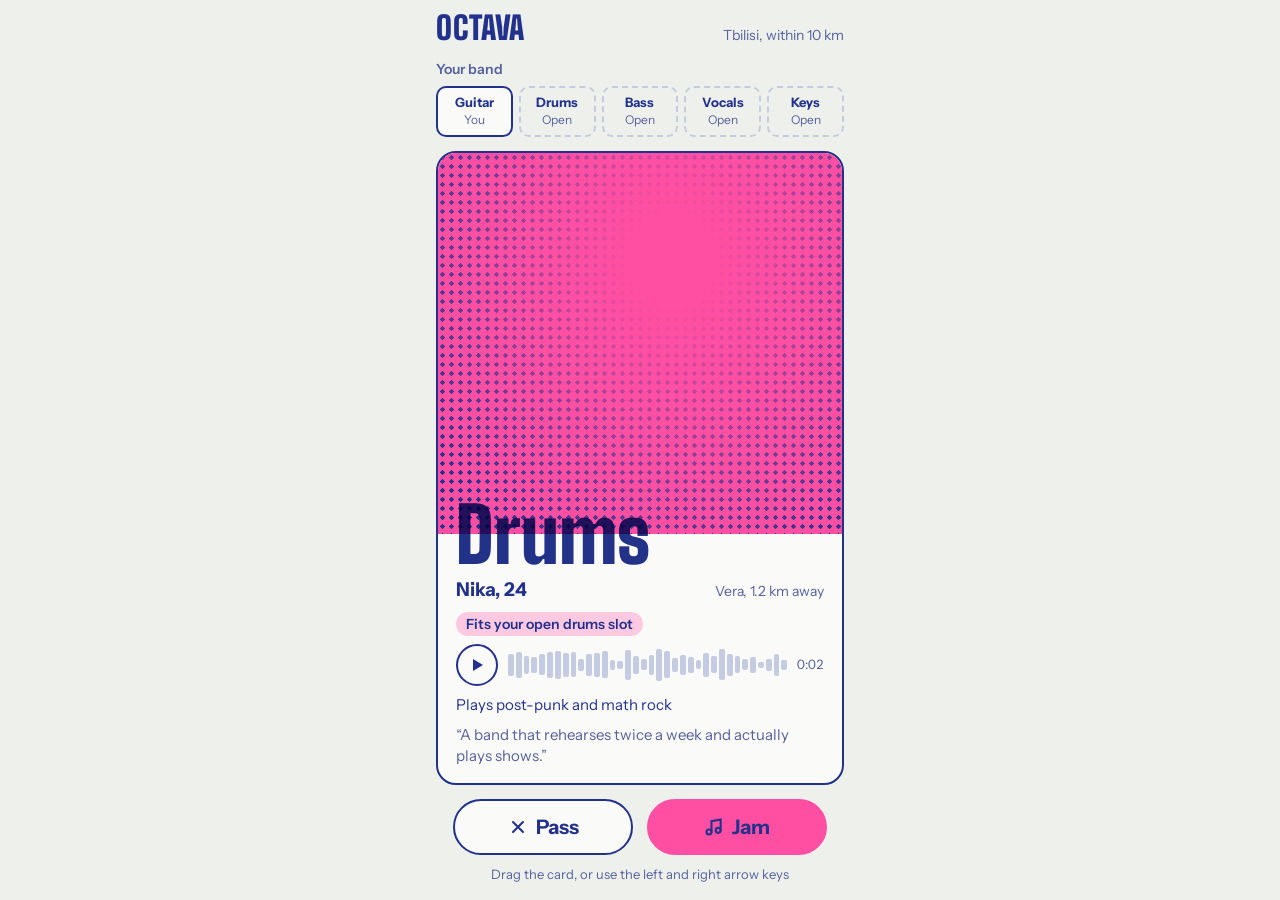
<file: prototype/index.html>
<!DOCTYPE html>
<html lang="en">
<head>
  <meta charset="UTF-8">
  <meta name="viewport" content="width=device-width, initial-scale=1.0, viewport-fit=cover">
  <title>OCTAVA</title>
  <link rel="preconnect" href="https://fonts.googleapis.com">
  <link rel="preconnect" href="https://fonts.gstatic.com" crossorigin>
  <link href="https://fonts.googleapis.com/css2?family=Big+Shoulders+Display:wght@700;900&family=Instrument+Sans:wght@400;500;600;700&display=swap" rel="stylesheet">
  <style>
    :root {
      --paper: #EEF0EC;
      --card: #FAFBF8;
      --ink: #22328C;
      --ink-soft: #56619E;
      --line: #C5CBE0;
      --pink: #FF4FA3;
      --pink-tint: #FFC9E2;
      --yellow: #FFE14D;
      --aqua: #74D3EA;
      --dots: #22328C;
      --on-accent: #22328C;
      --blend: multiply;
      --display: "Big Shoulders Display", "Arial Narrow", sans-serif;
      --body: "Instrument Sans", system-ui, sans-serif;
      color-scheme: light;
    }
    @media (prefers-color-scheme: dark) {
      :root:not([data-theme="light"]) {
        --paper: #10173A;
        --card: #18214D;
        --ink: #E8EBF8;
        --ink-soft: #A7B0DA;
        --line: #33407A;
        --pink-tint: #5A2A57;
        --blend: normal;
        color-scheme: dark;
      }
    }
    :root[data-theme="dark"] {
      --paper: #10173A;
      --card: #18214D;
      --ink: #E8EBF8;
      --ink-soft: #A7B0DA;
      --line: #33407A;
      --pink-tint: #5A2A57;
      --blend: normal;
      color-scheme: dark;
    }

    * { box-sizing: border-box; }
    html, body { margin: 0; }
    body {
      min-height: 100vh;
      min-height: 100dvh;
      display: flex;
      align-items: center;
      background: var(--paper);
      color: var(--ink);
      font-family: var(--body);
      font-size: 16px;
      line-height: 1.45;
      -webkit-font-smoothing: antialiased;
    }
    button { font: inherit; color: inherit; }
    :focus-visible { outline: 3px solid var(--ink); outline-offset: 3px; }
    .sr-only {
      position: absolute; width: 1px; height: 1px; overflow: hidden;
      clip: rect(0 0 0 0); white-space: nowrap;
    }

    .app {
      width: 100%;
      max-width: 440px;
      height: 100vh;
      height: 100dvh;
      max-height: 900px;
      margin: 0 auto;
      display: flex;
      flex-direction: column;
      gap: 14px;
      padding: calc(12px + env(safe-area-inset-top)) 16px calc(16px + env(safe-area-inset-bottom));
    }

    /* Header and band lineup */
    .masthead { display: flex; align-items: baseline; justify-content: space-between; gap: 12px; }
    .wordmark {
      margin: 0;
      font-family: var(--display);
      font-weight: 900;
      font-size: 32px;
      line-height: 1;
      letter-spacing: 0.02em;
    }
    .where { font-size: 14px; color: var(--ink-soft); }

    .lineup-title { margin: 0 0 6px; font-size: 14px; font-weight: 600; color: var(--ink-soft); }
    .slots {
      list-style: none;
      margin: 0;
      padding: 0;
      display: grid;
      grid-template-columns: repeat(5, minmax(0, 1fr));
      gap: 6px;
    }
    .slot {
      border: 2px dashed var(--line);
      border-radius: 10px;
      padding: 5px 4px 6px;
      text-align: center;
    }
    .slot.filled { border-style: solid; border-color: var(--ink); background: var(--card); }
    .slot.just-filled { animation: slot-fill 0.7s ease-out; }
    @keyframes slot-fill {
      0% { background: var(--pink); transform: scale(1.08); }
      100% { background: var(--card); transform: none; }
    }
    .slot-role { display: block; font-size: 13px; font-weight: 700; }
    .slot-who {
      display: block;
      font-size: 12px;
      color: var(--ink-soft);
      white-space: nowrap;
      overflow: hidden;
      text-overflow: ellipsis;
    }

    /* Card deck */
    .deck { position: relative; flex: 1; min-height: 0; }
    .card {
      position: absolute;
      inset: 0;
      display: flex;
      flex-direction: column;
      background: var(--card);
      border: 2px solid var(--ink);
      border-radius: 20px;
      overflow: hidden;
      touch-action: none;
      user-select: none;
      -webkit-user-select: none;
    }
    .card.top { z-index: 2; cursor: grab; }
    .card.behind { transform: translateY(10px) scale(0.96); }
    .card.dragging { cursor: grabbing; }
    .card.settle { transition: transform 0.25s ease-out; }
    .card.fly { transition: transform 0.35s ease-in; }

    .portrait {
      position: relative;
      flex: 1;
      min-height: 110px;
      background: var(--tone);
      overflow: hidden;
    }
    .portrait::before {
      content: "";
      position: absolute;
      inset: 0;
      background-image: radial-gradient(circle, var(--dots) 32%, transparent 36%);
      background-size: 9px 9px;
      -webkit-mask-image: radial-gradient(ellipse at var(--fx) var(--fy), transparent 12%, #000 88%);
      mask-image: radial-gradient(ellipse at var(--fx) var(--fy), transparent 12%, #000 88%);
    }
    .stamp {
      position: absolute;
      top: 18px;
      padding: 0 12px;
      border: 4px solid var(--ink);
      border-radius: 10px;
      font-family: var(--display);
      font-weight: 900;
      font-size: 44px;
      line-height: 1.1;
      opacity: 0;
    }
    .stamp-jam { left: 16px; transform: rotate(-12deg); background: var(--pink); color: var(--on-accent); border-color: var(--on-accent); }
    .stamp-pass { right: 16px; transform: rotate(12deg); background: var(--card); color: var(--ink); }

    .info {
      position: relative;
      display: flex;
      flex-direction: column;
      gap: 8px;
      padding: 0 18px 16px;
    }
    .instrument {
      margin: -0.4em 0 0;
      font-family: var(--display);
      font-weight: 900;
      font-size: 76px;
      line-height: 0.85;
      mix-blend-mode: var(--blend);
    }
    .who { margin: 0; display: flex; justify-content: space-between; align-items: baseline; gap: 8px; }
    .who strong { font-size: 19px; }
    .who span { font-size: 14px; color: var(--ink-soft); text-align: right; }
    .fit {
      align-self: flex-start;
      margin: 0;
      padding: 2px 10px;
      border-radius: 999px;
      background: var(--pink-tint);
      font-size: 14px;
      font-weight: 600;
    }
    .fit[hidden] { display: none; }

    .clip { display: flex; align-items: center; gap: 10px; }
    .play {
      flex: none;
      width: 42px;
      height: 42px;
      display: grid;
      place-items: center;
      border: 2px solid var(--ink);
      border-radius: 50%;
      background: var(--card);
      cursor: pointer;
    }
    .play svg { width: 16px; height: 16px; fill: currentColor; }
    .wave { flex: 1; height: 32px; display: flex; align-items: center; gap: 2px; }
    .wave i { flex: 1; height: calc(var(--h) * 100%); border-radius: 2px; background: var(--line); }
    .wave i.on { background: var(--pink); }
    .time { font-size: 13px; color: var(--ink-soft); font-variant-numeric: tabular-nums; }

    .genres, .looking { margin: 0; font-size: 15px; }
    .looking { color: var(--ink-soft); }

    .empty {
      position: absolute;
      inset: 0;
      display: flex;
      flex-direction: column;
      justify-content: center;
      align-items: flex-start;
      gap: 12px;
      padding: 24px;
      border: 2px dashed var(--line);
      border-radius: 20px;
    }
    .empty h2 { margin: 0; font-family: var(--display); font-weight: 900; font-size: 48px; line-height: 0.95; }
    .empty p { margin: 0; color: var(--ink-soft); }

    /* Actions */
    .actions { display: flex; justify-content: center; gap: 14px; }
    .act {
      flex: 1;
      max-width: 180px;
      height: 56px;
      display: flex;
      align-items: center;
      justify-content: center;
      gap: 8px;
      border: 2px solid var(--ink);
      border-radius: 999px;
      font-size: 20px;
      font-weight: 700;
      cursor: pointer;
    }
    .act svg { width: 20px; height: 20px; stroke: currentColor; stroke-width: 2.5; fill: none; stroke-linecap: round; }
    .act:disabled { opacity: 0.4; cursor: default; }
    .pass { background: var(--card); color: var(--ink); }
    .jam { background: var(--pink); color: var(--on-accent); border-color: var(--pink); }
    .hint { display: none; margin: -4px 0 0; text-align: center; font-size: 13px; color: var(--ink-soft); }
    @media (hover: hover) and (pointer: fine) { .hint { display: block; } }

    /* Match dialog and toast */
    dialog {
      width: calc(100vw - 32px);
      max-width: 380px;
      padding: 24px;
      border: 2px solid var(--ink);
      border-radius: 20px;
      background: var(--card);
      color: var(--ink);
    }
    dialog::backdrop { background: rgba(16, 23, 58, 0.6); }
    .match-title { margin: 0 0 10px; font-family: var(--display); font-weight: 900; font-size: 46px; line-height: 0.95; }
    .match-body { margin: 0 0 20px; }
    .match-actions { display: flex; flex-direction: column; gap: 10px; }
    .match-actions .act { max-width: none; flex: none; }

    .toast {
      position: fixed;
      left: 50%;
      bottom: calc(100px + env(safe-area-inset-bottom));
      transform: translateX(-50%);
      max-width: calc(100vw - 32px);
      padding: 10px 18px;
      border-radius: 999px;
      background: var(--ink);
      color: var(--paper);
      font-size: 15px;
      font-weight: 600;
      opacity: 0;
      pointer-events: none;
      transition: opacity 0.2s;
    }
    .toast.show { opacity: 1; }

    @media (max-height: 700px) {
      .instrument { font-size: 60px; }
      .looking { display: none; }
    }
    @media (prefers-reduced-motion: reduce) {
      .card.settle, .card.fly, .toast { transition: none; }
      .slot.just-filled { animation: none; }
    }
  </style>
</head>
<body>
  <div class="app">
    <header class="masthead">
      <h1 class="wordmark">OCTAVA</h1>
      <span class="where">Tbilisi, within 10 km</span>
    </header>

    <section aria-labelledby="lineup-title">
      <h2 class="lineup-title" id="lineup-title">Your band</h2>
      <ul class="slots" id="slots"></ul>
    </section>

    <section class="deck" id="deck" aria-label="Musicians near you"></section>

    <div class="actions">
      <button class="act pass" id="pass-btn" type="button">
        <svg viewBox="0 0 24 24" aria-hidden="true"><path d="M6 6l12 12M18 6L6 18"/></svg>
        Pass
      </button>
      <button class="act jam" id="jam-btn" type="button">
        <svg viewBox="0 0 24 24" aria-hidden="true"><path d="M9 18V5l11-2v13"/><circle cx="6" cy="18" r="3"/><circle cx="17" cy="16" r="3"/></svg>
        Jam
      </button>
    </div>
    <p class="hint">Drag the card, or use the left and right arrow keys</p>
  </div>

  <dialog id="match" aria-labelledby="match-title">
    <h2 class="match-title" id="match-title"></h2>
    <p class="match-body" id="match-body"></p>
    <div class="match-actions">
      <button class="act jam" id="say-hi" type="button">Say hi</button>
      <button class="act pass" id="keep-swiping" type="button">Keep swiping</button>
    </div>
  </dialog>

  <div class="toast" id="toast" role="status"></div>
  <div class="sr-only" id="announcer" aria-live="polite"></div>

  <script>
    // Drums riffs: 1 = kick, 2 = snare, 0 = rest. Other riffs are MIDI notes, null = rest.
    const PEOPLE = [
      { name: "Nika", age: 24, instrument: "Drums", area: "Vera", km: 1.2, genres: ["post-punk", "math rock"],
        looking: "A band that rehearses twice a week and actually plays shows.", likesYou: true,
        riff: [1, 1, 2, 0, 1, 1, 2, 2] },
      { name: "Mariam", age: 27, instrument: "Bass", area: "Sololaki", km: 2.4, genres: ["funk", "neo-soul"],
        looking: "Groove-first people. I have a car and a key to a rehearsal room.", likesYou: false,
        riff: [40, null, 52, 40, 43, 45, null, 47] },
      { name: "Luka", age: 22, instrument: "Vocals", area: "Saburtalo", km: 4.1, genres: ["alt rock", "grunge"],
        looking: "I write lyrics in Georgian and English. I need a band to make them loud.", likesYou: true,
        riff: [64, 67, 69, 67, 64, 62, 64, null] },
      { name: "Tamar", age: 30, instrument: "Keys", area: "Vake", km: 3.0, genres: ["jazz", "synth-pop"],
        looking: "Classically trained, recovering. I want to play over a drum machine.", likesYou: true,
        riff: [60, 64, 67, 71, 72, 71, 67, 64] },
      { name: "Giorgi", age: 26, instrument: "Drums", area: "Didube", km: 6.5, genres: ["metal", "hardcore"],
        looking: "Double kick, my own kit, no excuses.", likesYou: false,
        riff: [1, 1, 1, 2, 1, 1, 1, 2] },
      { name: "Ana", age: 25, instrument: "Vocals", area: "Mtatsminda", km: 1.8, genres: ["indie folk", "dream pop"],
        looking: "Harmonies are my favourite part of any song.", likesYou: false,
        riff: [67, 69, 71, 74, 71, 69, 67, 64] },
      { name: "Dato", age: 29, instrument: "Bass", area: "Nadzaladevi", km: 5.2, genres: ["post-rock", "shoegaze"],
        looking: "Long songs, lots of pedals, quiet and then very loud.", likesYou: true,
        riff: [38, null, 38, 45, 43, null, 41, 40] },
      { name: "Salome", age: 23, instrument: "Keys", area: "Avlabari", km: 2.9, genres: ["city pop", "disco"],
        looking: "I want our first gig to be on a rooftop in June.", likesYou: false,
        riff: [72, 69, 65, 69, 72, 74, 72, 69] },
    ];
    const TONES = ["var(--pink)", "var(--yellow)", "var(--aqua)"];
    const STEP = 0.25; // seconds per riff note

    const band = [
      { role: "Guitar", who: "You" },
      { role: "Drums", who: null },
      { role: "Bass", who: null },
      { role: "Vocals", who: null },
      { role: "Keys", who: null },
    ];
    let queue = PEOPLE.slice();
    let busy = false;

    const $ = (id) => document.getElementById(id);
    const deck = $("deck");
    const reduceMotion = window.matchMedia("(prefers-reduced-motion: reduce)");
    const esc = (s) => String(s).replace(/[&<>"']/g, (c) => ({ "&": "&amp;", "<": "&lt;", ">": "&gt;", '"': "&quot;", "'": "&#39;" })[c]);

    function hash(str) {
      let h = 2166136261;
      for (const ch of str) h = Math.imul(h ^ ch.charCodeAt(0), 16777619);
      return () => ((h = Math.imul(h ^ (h >>> 15), 2246822507) >>> 0) % 1000) / 1000;
    }
    function listJoin(items) {
      return items.length < 2 ? items.join("") : items.slice(0, -1).join(", ") + " and " + items[items.length - 1];
    }
    function openSlot(role) {
      return band.find((s) => s.role === role && !s.who) || null;
    }

    // ---- Band lineup ----
    function renderLineup(justFilled) {
      $("slots").innerHTML = band.map((s) => `
        <li class="slot${s.who ? " filled" : ""}${s.role === justFilled ? " just-filled" : ""}">
          <span class="slot-role">${esc(s.role)}</span>
          <span class="slot-who">${s.who ? esc(s.who) : "Open"}</span>
        </li>`).join("");
    }

    // ---- Cards ----
    const PLAY_ICON = '<svg viewBox="0 0 16 16" aria-hidden="true"><path d="M4 2l10 6-10 6z"/></svg>';
    const STOP_ICON = '<svg viewBox="0 0 16 16" aria-hidden="true"><rect x="3" y="3" width="10" height="10" rx="1"/></svg>';

    function makeCard(p) {
      const rand = hash(p.name);
      const tone = TONES[PEOPLE.indexOf(p) % TONES.length];
      const bars = Array.from({ length: 36 }, () => `<i style="--h:${(0.2 + rand() * 0.8).toFixed(2)}"></i>`).join("");
      const el = document.createElement("article");
      el.className = "card";
      el.setAttribute("aria-label", `${p.name}, ${p.age}, ${p.instrument.toLowerCase()}`);
      el.style.setProperty("--tone", tone);
      el.innerHTML = `
        <div class="portrait" style="--fx:${Math.round(30 + rand() * 50)}%;--fy:${Math.round(20 + rand() * 40)}%">
          <span class="stamp stamp-jam" aria-hidden="true">Jam</span>
          <span class="stamp stamp-pass" aria-hidden="true">Pass</span>
        </div>
        <div class="info">
          <h2 class="instrument">${esc(p.instrument)}</h2>
          <p class="who"><strong>${esc(p.name)}, ${p.age}</strong><span>${esc(p.area)}, ${p.km} km away</span></p>
          <p class="fit" hidden></p>
          <div class="clip">
            <button class="play" type="button" aria-label="Play ${esc(p.name)}'s riff">${PLAY_ICON}</button>
            <div class="wave" aria-hidden="true">${bars}</div>
            <span class="time">0:0${Math.round(p.riff.length * STEP)}</span>
          </div>
          <p class="genres">Plays ${esc(listJoin(p.genres))}</p>
          <p class="looking">“${esc(p.looking)}”</p>
        </div>`;
      el.querySelector(".play").addEventListener("click", () => toggleRiff(el, p));
      return el;
    }

    function updateFit(el, p) {
      const fit = el.querySelector(".fit");
      const open = openSlot(p.instrument);
      fit.hidden = !open;
      fit.textContent = open ? `Fits your open ${p.instrument.toLowerCase()} slot` : "";
    }

    function makeTop(el, p) {
      el.classList.remove("behind");
      el.classList.add("top");
      el.inert = false;
      el.removeAttribute("aria-hidden");
      updateFit(el, p);
      attachDrag(el);
    }

    function makeBehind(el, p) {
      el.classList.add("behind");
      el.inert = true;
      el.setAttribute("aria-hidden", "true");
      updateFit(el, p);
    }

    function renderDeck() {
      deck.innerHTML = "";
      if (!queue.length) return renderEmpty();
      setActionsEnabled(true);
      if (queue[1]) {
        const behind = makeCard(queue[1]);
        makeBehind(behind, queue[1]);
        deck.append(behind);
      }
      const top = makeCard(queue[0]);
      makeTop(top, queue[0]);
      deck.append(top);
    }

    function renderEmpty() {
      setActionsEnabled(false);
      deck.innerHTML = `
        <div class="empty">
          <h2>You've heard everyone nearby</h2>
          <p>You've seen every musician within 10 km. New people join every week.</p>
          <button class="act pass" type="button" id="start-over">Start over</button>
        </div>`;
      $("start-over").addEventListener("click", () => {
        queue = PEOPLE.slice();
        renderDeck();
        deck.querySelector(".card.top .play").focus();
      });
    }

    function setActionsEnabled(on) {
      $("pass-btn").disabled = !on;
      $("jam-btn").disabled = !on;
    }

    // ---- Dragging ----
    function setDrag(el, dx, dy) {
      el.style.transform = `translate(${dx}px, ${dy}px) rotate(${dx / 18}deg)`;
      el.querySelector(".stamp-jam").style.opacity = Math.max(0, Math.min(1, dx / 90));
      el.querySelector(".stamp-pass").style.opacity = Math.max(0, Math.min(1, -dx / 90));
    }

    function attachDrag(el) {
      let startX = 0, startY = 0, dx = 0, pointer = null;
      el.addEventListener("pointerdown", (e) => {
        if (busy || e.target.closest("button") || pointer !== null) return;
        pointer = e.pointerId;
        el.setPointerCapture(pointer);
        startX = e.clientX;
        startY = e.clientY;
        dx = 0;
        el.classList.remove("settle");
        el.classList.add("dragging");
      });
      el.addEventListener("pointermove", (e) => {
        if (e.pointerId !== pointer) return;
        dx = e.clientX - startX;
        setDrag(el, dx, (e.clientY - startY) * 0.2);
      });
      const end = (e) => {
        if (e.pointerId !== pointer) return;
        pointer = null;
        el.classList.remove("dragging");
        if (Math.abs(dx) > Math.min(110, deck.clientWidth * 0.28)) {
          decide(dx > 0 ? "jam" : "pass");
        } else {
          el.classList.add("settle");
          setDrag(el, 0, 0);
        }
      };
      el.addEventListener("pointerup", end);
      el.addEventListener("pointercancel", end);
    }

    // ---- Decisions ----
    function decide(choice) {
      const el = deck.querySelector(".card.top");
      if (busy || !el) return;
      busy = true;
      stopRiff();
      const p = queue[0];
      const dir = choice === "jam" ? 1 : -1;
      let done = false;
      const finish = () => {
        if (done) return;
        done = true;
        el.remove();
        queue.shift();
        const next = deck.querySelector(".card.behind");
        if (next) {
          next.classList.add("settle");
          makeTop(next, queue[0]);
          next.style.transform = "none";
        }
        if (queue[1]) {
          const behind = makeCard(queue[1]);
          makeBehind(behind, queue[1]);
          deck.prepend(behind);
        }
        if (!queue.length) renderEmpty();
        busy = false;
        afterDecision(choice, p);
      };

      el.querySelector(choice === "jam" ? ".stamp-jam" : ".stamp-pass").style.opacity = 1;
      if (reduceMotion.matches) return finish();
      el.classList.remove("dragging", "settle");
      el.classList.add("fly");
      requestAnimationFrame(() => {
        el.style.transform = `translate(${dir * deck.clientWidth * 1.4}px, 30px) rotate(${dir * 24}deg)`;
      });
      el.addEventListener("transitionend", finish, { once: true });
      setTimeout(finish, 500);
    }

    function afterDecision(choice, p) {
      if (choice === "pass") return announce(`Passed on ${p.name}.`);
      if (p.likesYou) return showMatch(p);
      toast(`You asked ${p.name} to jam`);
    }

    function showMatch(p) {
      const slot = openSlot(p.instrument);
      const role = p.instrument.toLowerCase();
      if (slot) {
        slot.who = p.name;
        renderLineup(p.instrument);
        const top = deck.querySelector(".card.top");
        if (top) updateFit(top, queue[0]);
      }
      const holder = band.find((s) => s.role === p.instrument);
      $("match-title").textContent = `${p.name} wants to jam too`;
      $("match-body").textContent = slot
        ? `${p.instrument} is now filled in your band. Say hi and plan a first rehearsal.`
        : `${holder.who} already plays ${role} in your band, but you can still say hi.`;
      const dialog = $("match");
      dialog.dataset.name = p.name;
      dialog.showModal();
    }

    $("say-hi").addEventListener("click", () => {
      $("match").close();
      toast(`You said hi to ${$("match").dataset.name}`);
    });
    $("keep-swiping").addEventListener("click", () => $("match").close());
    $("pass-btn").addEventListener("click", () => decide("pass"));
    $("jam-btn").addEventListener("click", () => decide("jam"));
    document.addEventListener("keydown", (e) => {
      if ($("match").open || e.altKey || e.ctrlKey || e.metaKey) return;
      if (e.key === "ArrowRight") { e.preventDefault(); decide("jam"); }
      if (e.key === "ArrowLeft") { e.preventDefault(); decide("pass"); }
    });

    // ---- Feedback ----
    let toastTimer;
    function toast(msg) {
      const t = $("toast");
      t.textContent = msg;
      t.classList.add("show");
      clearTimeout(toastTimer);
      toastTimer = setTimeout(() => t.classList.remove("show"), 2400);
    }
    function announce(msg) {
      $("announcer").textContent = msg;
    }

    // ---- Riff playback (synthesised, no audio files) ----
    let actx = null;
    let playing = null;
    let noise = null;
    const freq = (m) => 440 * Math.pow(2, (m - 69) / 12);

    function noiseBuffer() {
      if (noise) return noise;
      noise = actx.createBuffer(1, actx.sampleRate * 0.2, actx.sampleRate);
      const data = noise.getChannelData(0);
      for (let i = 0; i < data.length; i++) data[i] = Math.random() * 2 - 1;
      return noise;
    }

    function voice(instrument, note, t) {
      const g = actx.createGain();
      g.connect(actx.destination);
      if (instrument === "Drums") {
        if (!note) return [];
        if (note === 1) {
          const o = actx.createOscillator();
          o.frequency.setValueAtTime(150, t);
          o.frequency.exponentialRampToValueAtTime(45, t + 0.15);
          g.gain.setValueAtTime(0.9, t);
          g.gain.exponentialRampToValueAtTime(0.001, t + 0.2);
          o.connect(g);
          o.start(t);
          o.stop(t + 0.22);
          return [o];
        }
        const s = actx.createBufferSource();
        const hp = actx.createBiquadFilter();
        s.buffer = noiseBuffer();
        hp.type = "highpass";
        hp.frequency.value = 1200;
        s.connect(hp);
        hp.connect(g);
        g.gain.setValueAtTime(0.5, t);
        g.gain.exponentialRampToValueAtTime(0.001, t + 0.15);
        s.start(t);
        s.stop(t + 0.16);
        return [s];
      }
      if (note == null) return [];
      const nodes = [];
      const o = actx.createOscillator();
      o.type = { Bass: "sawtooth", Vocals: "sine", Keys: "triangle" }[instrument] || "triangle";
      o.frequency.value = freq(note);
      let out = o;
      if (instrument === "Bass") {
        const lp = actx.createBiquadFilter();
        lp.type = "lowpass";
        lp.frequency.value = 600;
        o.connect(lp);
        out = lp;
      }
      if (instrument === "Vocals") {
        const lfo = actx.createOscillator();
        const depth = actx.createGain();
        lfo.frequency.value = 5.5;
        depth.gain.value = 4;
        lfo.connect(depth);
        depth.connect(o.frequency);
        lfo.start(t);
        lfo.stop(t + STEP);
        nodes.push(lfo);
      }
      out.connect(g);
      g.gain.setValueAtTime(0.0001, t);
      g.gain.exponentialRampToValueAtTime(instrument === "Bass" ? 0.35 : 0.25, t + 0.015);
      g.gain.exponentialRampToValueAtTime(0.0001, t + STEP * 0.95);
      o.start(t);
      o.stop(t + STEP);
      nodes.push(o);
      return nodes;
    }

    function toggleRiff(el, p) {
      if (playing && playing.el === el) return stopRiff();
      stopRiff();
      actx = actx || new (window.AudioContext || window.webkitAudioContext)();
      if (actx.state === "suspended") actx.resume();
      const t0 = actx.currentTime + 0.05;
      const nodes = p.riff.flatMap((note, i) => voice(p.instrument, note, t0 + i * STEP));
      const duration = p.riff.length * STEP;
      const btn = el.querySelector(".play");
      const bars = Array.from(el.querySelectorAll(".wave i"));
      btn.innerHTML = STOP_ICON;
      btn.setAttribute("aria-label", `Stop ${p.name}'s riff`);
      const tick = () => {
        const f = Math.min(1, Math.max(0, (actx.currentTime - t0) / duration));
        const lit = Math.floor(f * bars.length);
        bars.forEach((b, i) => b.classList.toggle("on", i < lit));
        if (f < 1) playing.raf = requestAnimationFrame(tick);
        else stopRiff();
      };
      playing = { el, p, nodes, btn, bars, raf: requestAnimationFrame(tick) };
    }

    function stopRiff() {
      if (!playing) return;
      const { raf, nodes, bars, btn, p } = playing;
      playing = null;
      cancelAnimationFrame(raf);
      nodes.forEach((n) => { try { n.stop(); } catch (e) { /* already stopped */ } });
      bars.forEach((b) => b.classList.remove("on"));
      btn.innerHTML = PLAY_ICON;
      btn.setAttribute("aria-label", `Play ${p.name}'s riff`);
    }

    renderLineup();
    renderDeck();
  </script>
</body>
</html>
</file>
